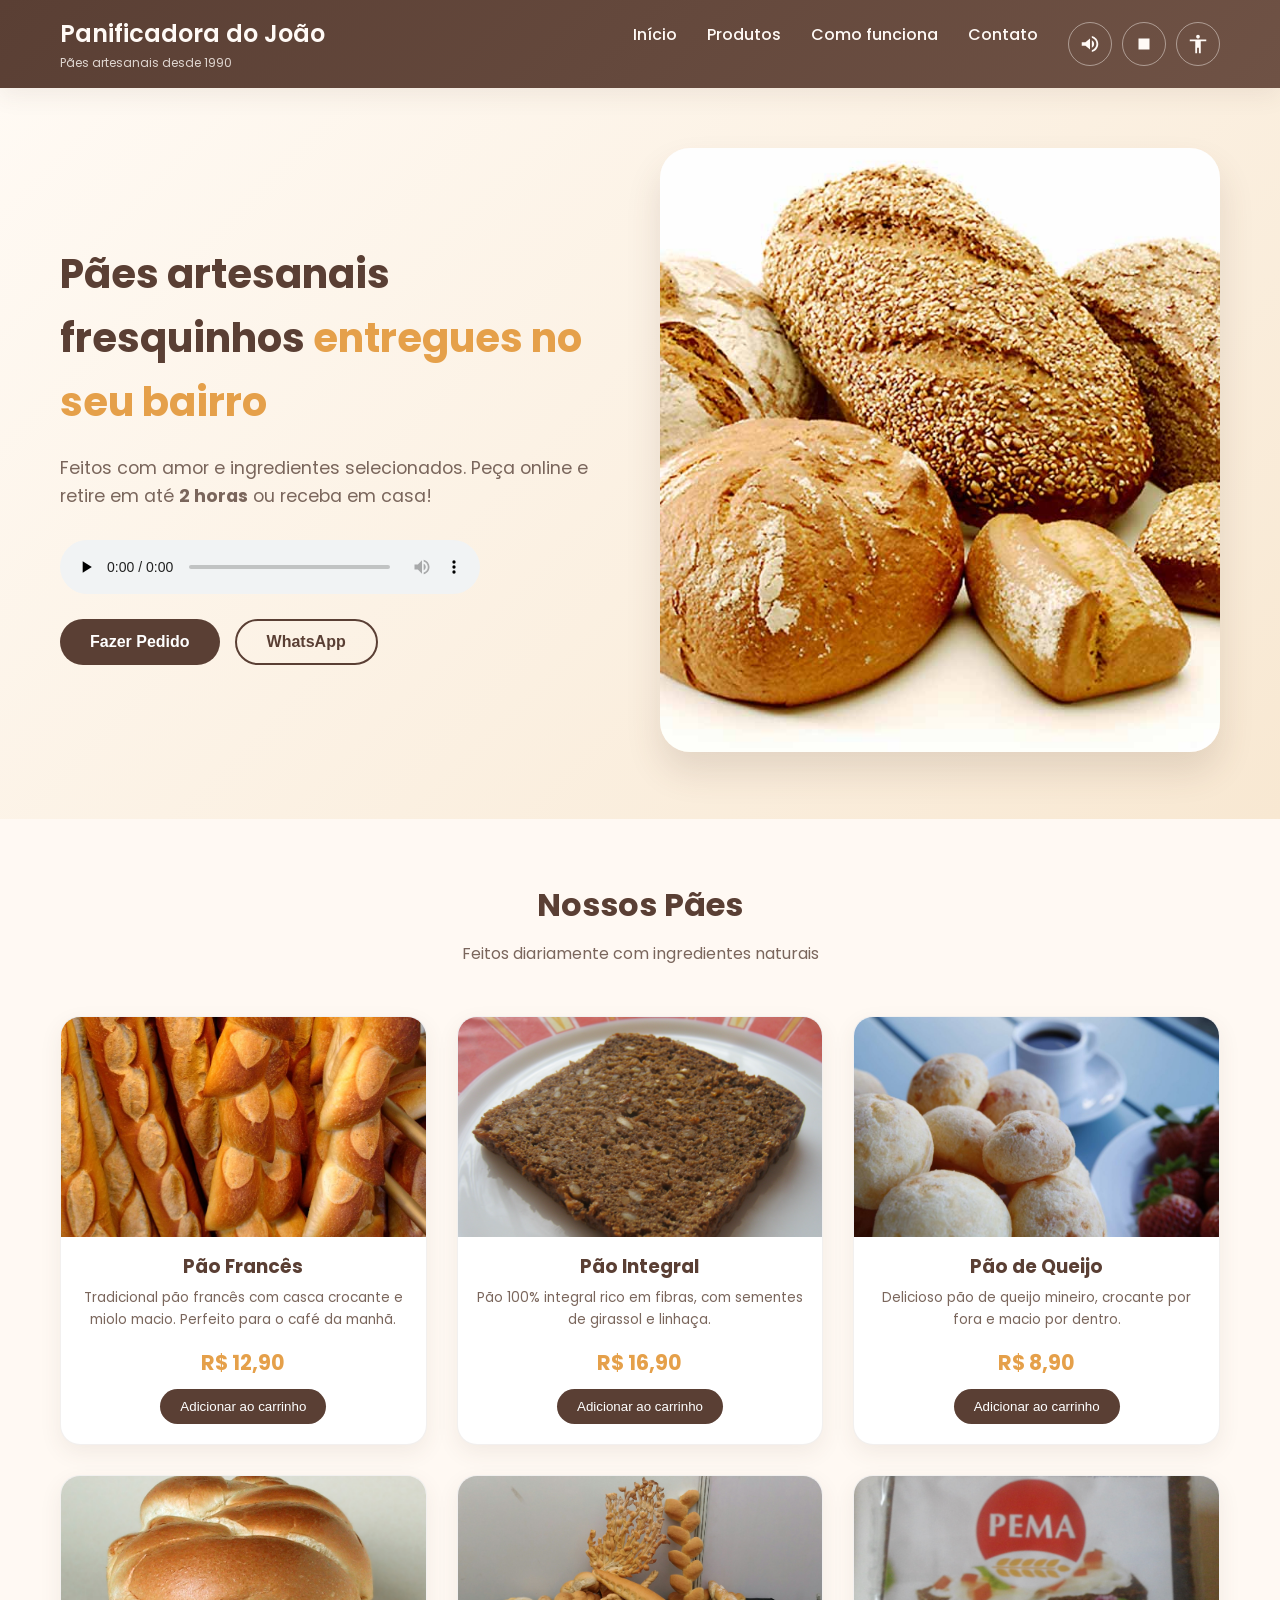
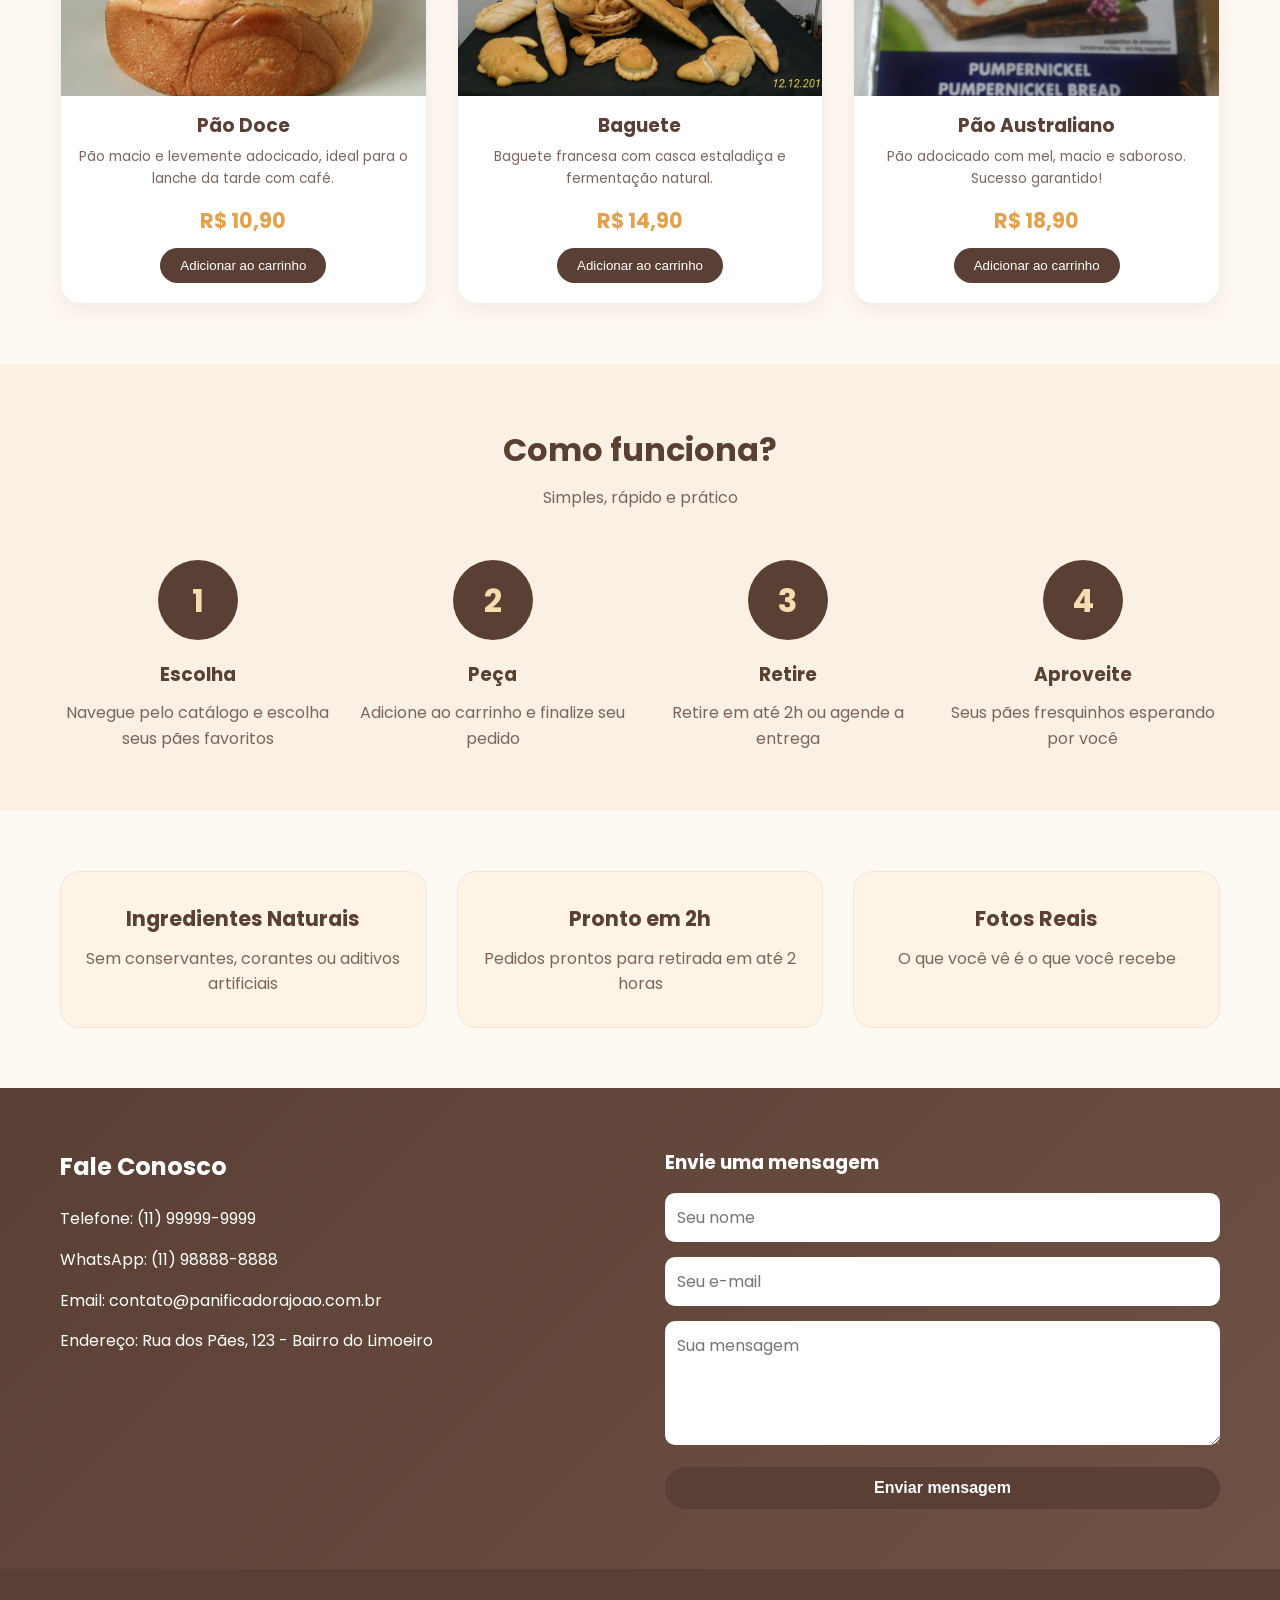
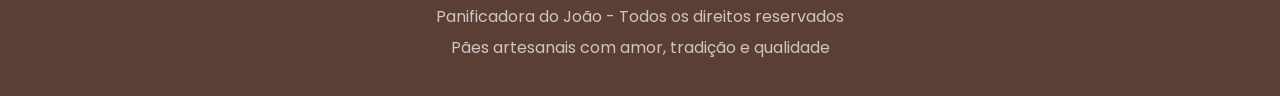
<file: Index.html>
<!DOCTYPE html>
<!-- Documento HTML5 da landing page da Panificadora do João -->
<html lang="pt-BR">
<head>
    <!-- Codificação de caracteres (acentos e cedilha em português) -->
    <meta charset="UTF-8">
    <!-- Viewport: layout responsivo em celulares e tablets -->
    <meta name="viewport" content="width=device-width, initial-scale=1.0, user-scalable=yes">
    <!-- Resumo da página para buscadores (Google, Bing, etc.) -->
    <meta name="description" content="Panificadora do João - Pães artesanais fresquinhos todos os dias. Peça online e retire em até 2 horas!">
    <!-- Texto exibido na aba do navegador -->
    <title>Panificadora do João | Pães Artesanais</title>
    <!-- Folha de estilos principal do projeto -->
    <link rel="stylesheet" href="style.css">
    <!-- Pré-conexão com servidores do Google Fonts (carrega a fonte mais rápido) -->
    <link rel="preconnect" href="https://fonts.googleapis.com">
    <link rel="preconnect" href="https://fonts.gstatic.com" crossorigin>
    <!-- Família tipográfica Poppins (pesos 300 a 700) -->
    <link href="https://fonts.googleapis.com/css2?family=Poppins:wght@300;400;500;600;700&display=swap" rel="stylesheet">
    <script defer src="tts.js"></script>
</head>
<body>

    <!-- ========== CABEÇALHO: marca + menu fixo no topo ========== -->
    <header>
        <!-- Container limita largura e alinha logo com navegação -->
        <div class="container">
            <!-- Bloco da identidade visual (nome e slogan) -->
            <div class="logo">
                <h1>Panificadora do João</h1>
                <p>Pães artesanais desde 1990</p>
            </div>
            <!-- Links âncora para as seções da mesma página -->
            <nav aria-label="Navegação principal">
                <ul>
                    <li><a href="#home">Início</a></li>
                    <li><a href="#produtos">Produtos</a></li>
                    <li><a href="#como-funciona">Como funciona</a></li>
                    <li><a href="#contato">Contato</a></li>
                    <li class="nav-actions">
                        <button
                            id="ttsToggle"
                            class="btn-ghost tts-btn"
                            type="button"
                            aria-pressed="false"
                            aria-label="Ler o conteúdo da página em voz alta"
                            title="Ler em voz alta"
                        >
                            <svg class="tts-icon" xmlns="http://www.w3.org/2000/svg" viewBox="0 0 24 24" width="22" height="22" aria-hidden="true" focusable="false">
                                <!-- Ícone de áudio (alto-falante) -->
                                <path fill="currentColor" d="M3 10v4h4l5 4V6L7 10H3zm13.5 2c0-1.77-1.02-3.29-2.5-4.03v8.05c1.48-.73 2.5-2.25 2.5-4.02zM14 3.23v2.06c2.89.86 5 3.54 5 6.71s-2.11 5.85-5 6.71v2.06c4.01-.91 7-4.49 7-8.77s-2.99-7.86-7-8.77z"/>
                            </svg>
                        </button>
                        <button
                            id="ttsStop"
                            class="btn-ghost tts-btn"
                            type="button"
                            aria-label="Parar leitura em voz alta"
                            title="Parar leitura"
                            hidden
                        >
                            <svg class="tts-icon" xmlns="http://www.w3.org/2000/svg" viewBox="0 0 24 24" width="22" height="22" aria-hidden="true" focusable="false">
                                <!-- Ícone stop -->
                                <path fill="currentColor" d="M6 6h12v12H6z"/>
                            </svg>
                        </button>
                        <!-- Checkbox oculto: o CSS alterna o tema com :has(:checked), sem JavaScript -->
                        <input
                            type="checkbox"
                            id="themeToggle"
                            class="theme-toggle-input visually-hidden"
                            aria-label="Ativar modo acessível (alto contraste)"
                        >
                        <label for="themeToggle" class="btn-ghost theme-toggle-btn" title="Modo acessível (alto contraste)">
                            <svg class="theme-toggle-icon" xmlns="http://www.w3.org/2000/svg" viewBox="0 0 24 24" width="22" height="22" aria-hidden="true" focusable="false">
                                <path fill="currentColor" d="M12 2c1.1 0 2 .9 2 2s-.9 2-2 2-2-.9-2-2 .9-2 2-2zm9 7h-6v13h-2v-6h-2v6H9V9H3V7h18v2z"/>
                            </svg>
                        </label>
                    </li>
                </ul>
            </nav>
        </div>
    </header>

    <!-- ========== CONTEÚDO PRINCIPAL (uma única main por página) ========== -->
    <main>

        <!-- ========== HERO: primeira impressão e chamada para ação ========== -->
        <section id="home" class="hero">
            <div class="container">
                <!-- Coluna esquerda: título, texto e botões -->
                <div class="hero-content">
                    <h2>Pães artesanais fresquinhos <span>entregues no seu bairro</span></h2>
                    <p>Feitos com amor e ingredientes selecionados. Peça online e retire em até <strong>2 horas</strong> ou receba em casa!</p>
                    <div class="hero-audio" aria-label="Áudio de boas-vindas">
                        <audio controls preload="none">
                            <source src="assets/audio/boas-vindas.mp3" type="audio/mpeg">
                            Seu navegador não suporta áudio.
                        </audio>
                    </div>
                    <div class="hero-buttons">
                        <button class="btn-primary" type="button">Fazer Pedido</button>
                        <button class="btn-secondary" type="button">WhatsApp</button>
                    </div>
                </div>
                <!-- Coluna direita: foto principal (arquivo local em assets/) -->
                <div class="hero-image">
                    <img src="assets/produtos/fotos/hero-paes.jpg" alt="Variedade de pães artesanais frescos">
                </div>
            </div>
        </section>

        <!-- ========== PRODUTOS: grade de cards com foto, preço e botão ========== -->
        <section id="produtos" class="produtos">
            <div class="container">
                <!-- Título e subtítulo centralizados da seção -->
                <div class="section-header">
                    <h2>Nossos Pães</h2>
                    <p>Feitos diariamente com ingredientes naturais</p>
                </div>
                <!-- Grid responsivo: cada .produto-card é um item do catálogo -->
                <div class="produtos-grid">

                    <!-- Card 1 — Pão Francês -->
                    <article class="produto-card">
                        <img src="assets/produtos/fotos/pao-frances.jpg" alt="Pão francês artesanal com crosta dourada" width="300" height="200" loading="lazy">
                        <h3>Pão Francês</h3>
                        <p class="descricao">Tradicional pão francês com casca crocante e miolo macio. Perfeito para o café da manhã.</p>
                        <p class="preco">R$ 12,90</p>
                        <button type="button">Adicionar ao carrinho</button>
                    </article>

                    <!-- Card 2 — Pão Integral -->
                    <article class="produto-card">
                        <img src="assets/produtos/fotos/pao-integral.jpg" alt="Pão integral com grãos e sementes" width="300" height="200" loading="lazy">
                        <h3>Pão Integral</h3>
                        <p class="descricao">Pão 100% integral rico em fibras, com sementes de girassol e linhaça.</p>
                        <p class="preco">R$ 16,90</p>
                        <button type="button">Adicionar ao carrinho</button>
                    </article>

                    <!-- Card 3 — Pão de Queijo -->
                    <article class="produto-card">
                        <img src="assets/produtos/fotos/pao-de-queijo.jpg" alt="Pão de queijo assados e dourados" width="300" height="200" loading="lazy">
                        <h3>Pão de Queijo</h3>
                        <p class="descricao">Delicioso pão de queijo mineiro, crocante por fora e macio por dentro.</p>
                        <p class="preco">R$ 8,90</p>
                        <button type="button">Adicionar ao carrinho</button>
                    </article>

                    <!-- Card 4 — Pão Doce -->
                    <article class="produto-card">
                        <img src="assets/produtos/fotos/pao-doce.jpg" alt="Pão doce macio tipo brioche" width="300" height="200" loading="lazy">
                        <h3>Pão Doce</h3>
                        <p class="descricao">Pão macio e levemente adocicado, ideal para o lanche da tarde com café.</p>
                        <p class="preco">R$ 10,90</p>
                        <button type="button">Adicionar ao carrinho</button>
                    </article>

                    <!-- Card 5 — Baguete -->
                    <article class="produto-card">
                        <img src="assets/produtos/fotos/baguete.jpg" alt="Baguete francesa tradicional" width="300" height="200" loading="lazy">
                        <h3>Baguete</h3>
                        <p class="descricao">Baguete francesa com casca estaladiça e fermentação natural.</p>
                        <p class="preco">R$ 14,90</p>
                        <button type="button">Adicionar ao carrinho</button>
                    </article>

                    <!-- Card 6 — Pão Australiano -->
                    <article class="produto-card">
                        <img src="assets/produtos/fotos/pao-australiano.jpg" alt="Pão escuro tipo australiano" width="300" height="200" loading="lazy">
                        <h3>Pão Australiano</h3>
                        <p class="descricao">Pão adocicado com mel, macio e saboroso. Sucesso garantido!</p>
                        <p class="preco">R$ 18,90</p>
                        <button type="button">Adicionar ao carrinho</button>
                    </article>
                </div>
            </div>
        </section>

        <!-- ========== COMO FUNCIONA: fluxo do pedido em 4 passos ========== -->
        <section id="como-funciona" class="como-funciona">
            <div class="container">
                <div class="section-header">
                    <h2>Como funciona?</h2>
                    <p>Simples, rápido e prático</p>
                </div>
                <div class="steps">
                    <!-- Passo 1 -->
                    <div class="step">
                        <div class="step-icon" aria-hidden="true">1</div>
                        <h3>Escolha</h3>
                        <p>Navegue pelo catálogo e escolha seus pães favoritos</p>
                    </div>
                    <!-- Passo 2 -->
                    <div class="step">
                        <div class="step-icon" aria-hidden="true">2</div>
                        <h3>Peça</h3>
                        <p>Adicione ao carrinho e finalize seu pedido</p>
                    </div>
                    <!-- Passo 3 -->
                    <div class="step">
                        <div class="step-icon" aria-hidden="true">3</div>
                        <h3>Retire</h3>
                        <p>Retire em até 2h ou agende a entrega</p>
                    </div>
                    <!-- Passo 4 -->
                    <div class="step">
                        <div class="step-icon" aria-hidden="true">4</div>
                        <h3>Aproveite</h3>
                        <p>Seus pães fresquinhos esperando por você</p>
                    </div>
                </div>
            </div>
        </section>

        <!-- ========== DIFERENCIAIS: três argumentos de venda ========== -->
        <section class="diferenciais" aria-labelledby="diferenciais-titulo">
            <div class="container">
                <!-- Card: ingredientes -->
                <div class="diferencial-card">
                    <h3 id="diferenciais-titulo">Ingredientes Naturais</h3>
                    <p>Sem conservantes, corantes ou aditivos artificiais</p>
                </div>
                <!-- Card: prazo de retirada -->
                <div class="diferencial-card">
                    <h3>Pronto em 2h</h3>
                    <p>Pedidos prontos para retirada em até 2 horas</p>
                </div>
                <!-- Card: transparência nas fotos -->
                <div class="diferencial-card">
                    <h3>Fotos Reais</h3>
                    <p>O que você vê é o que você recebe</p>
                </div>
            </div>
        </section>

        <!-- ========== CONTATO: dados da loja + formulário ========== -->
        <section id="contato" class="contato">
            <div class="container">
                <!-- Lista de telefone, WhatsApp, e-mail e endereço -->
                <div class="contato-info">
                    <h2>Fale Conosco</h2>
                    <p>Telefone: (11) 99999-9999</p>
                    <p>WhatsApp: (11) 98888-8888</p>
                    <p>Email: contato@panificadorajoao.com.br</p>
                    <p>Endereço: Rua dos Pães, 123 - Bairro do Limoeiro</p>
                </div>
                <!-- Formulário estático (envio real pode ser feito depois com JS ou backend) -->
                <div class="contato-form">
                    <h3>Envie uma mensagem</h3>
                    <form id="formContato" action="#" method="post">
                        <label class="visually-hidden" for="nomeContato">Seu nome</label>
                        <input type="text" placeholder="Seu nome" id="nomeContato" name="nome" autocomplete="name" required>
                        <label class="visually-hidden" for="emailContato">Seu e-mail</label>
                        <input type="email" placeholder="Seu e-mail" id="emailContato" name="email" autocomplete="email" required>
                        <label class="visually-hidden" for="mensagemContato">Sua mensagem</label>
                        <textarea placeholder="Sua mensagem" id="mensagemContato" name="mensagem" rows="4" required></textarea>
                        <button type="submit" class="btn-primary">Enviar mensagem</button>
                    </form>
                </div>
            </div>
        </section>
    </main>

    <!-- ========== RODAPÉ: copyright e frase de marca ========== -->
    <footer>
        <div class="container">
            <p>Panificadora do João - Todos os direitos reservados</p>
            <p>Pães artesanais com amor, tradição e qualidade</p>
        </div>
    </footer>

</body>
</html>
</file>
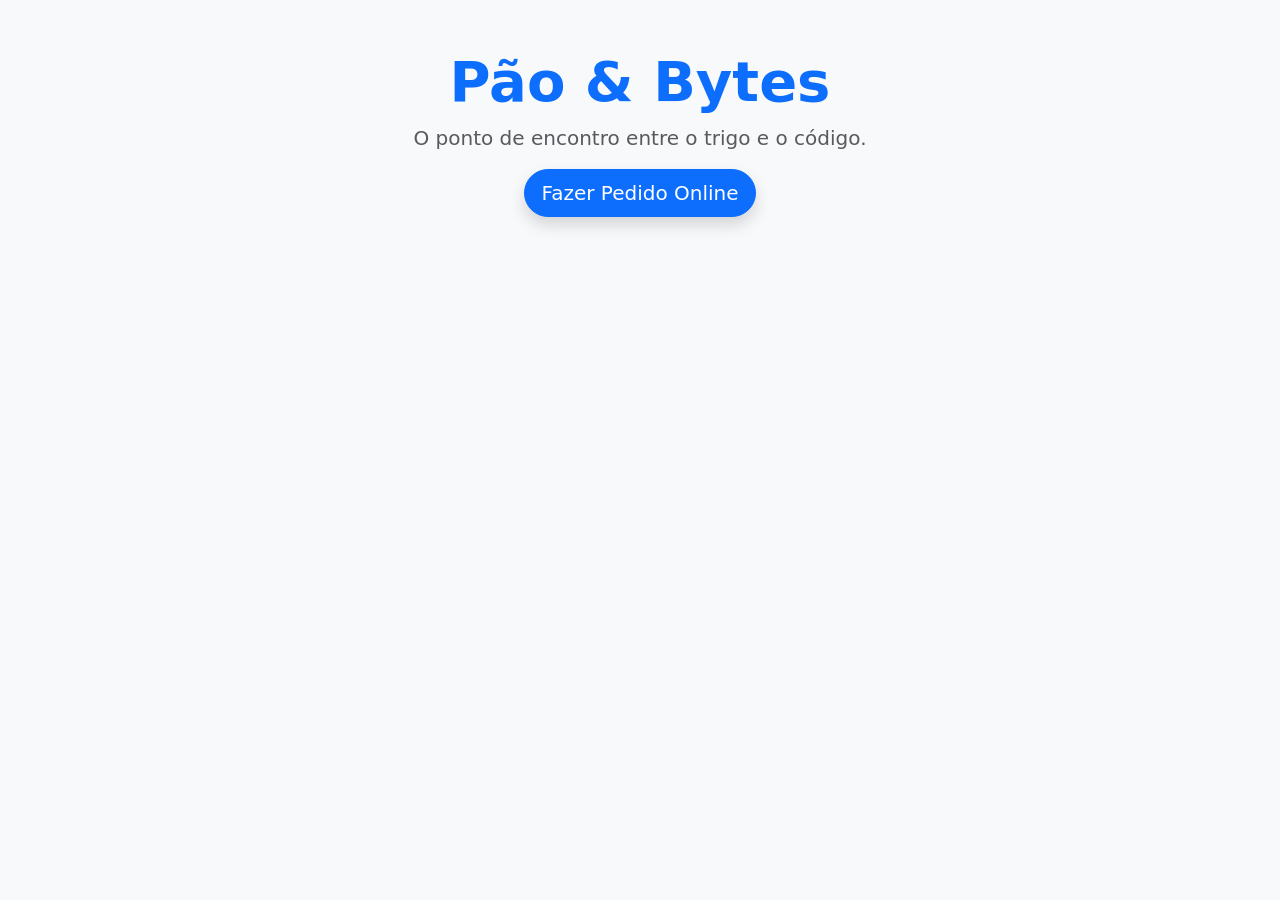
<file: PRATICA-1.html>
<!--  PRÁTICA 1 -->

<!-- Crie o arquivo 'index.html' no VS Code e cole o código abaixo: -->
<!DOCTYPE html>
<html lang="pt-BR">

<head>
    <meta charset="UTF-8">
    <meta name="viewport" content="width=device-width, initial-scale=1.0">
    <title>Pão & Bytes - Padaria Artesanal</title> <!--  Importando o CSS do Bootstrap via CDN -->
    <link href="https://cdn.jsdelivr.net/npm/bootstrap@5.3.8/dist/css/bootstrap.min.css" rel="stylesheet" integrity="sha384-sRIl4kxILFvY47J16cr9ZwB07vP4J8+LH7qKQnuqkuIAvNWLzeN8tE5YBujZqJLB" crossorigin="anonymous">
</head>

<body class="bg-light"> <!-- bg-light deixa o fundo cinza claro elegante -->
    <!--  Container centraliza e organiza o conteúdo na tela -->
    <div class="container text-center my-5"> <!-- text-primary: azul Senac | display-4: título gigante -->
        <h1 class="display-4 text-primary fw-bold"> Pão & Bytes</h1>
        <p class="lead text-muted">O ponto de encontro entre o trigo e o código.</p>
        <!-- btn-primary: botão azul Senac | rounded-pill: arredondado -->
        <a href="#cardapio" class="btn btn-primary btn-lg rounded-pill shadow">Fazer Pedido Online</a>
    </div> <!-- 🔌 Importando o JS do Bootstrap para interatividades -->
    <script src="https://cdn.jsdelivr.net/npm/bootstrap@5.3.8/dist/js/bootstrap.bundle.min.js" crossorigin="anonymous"></script>
</body>

</html>
</file>
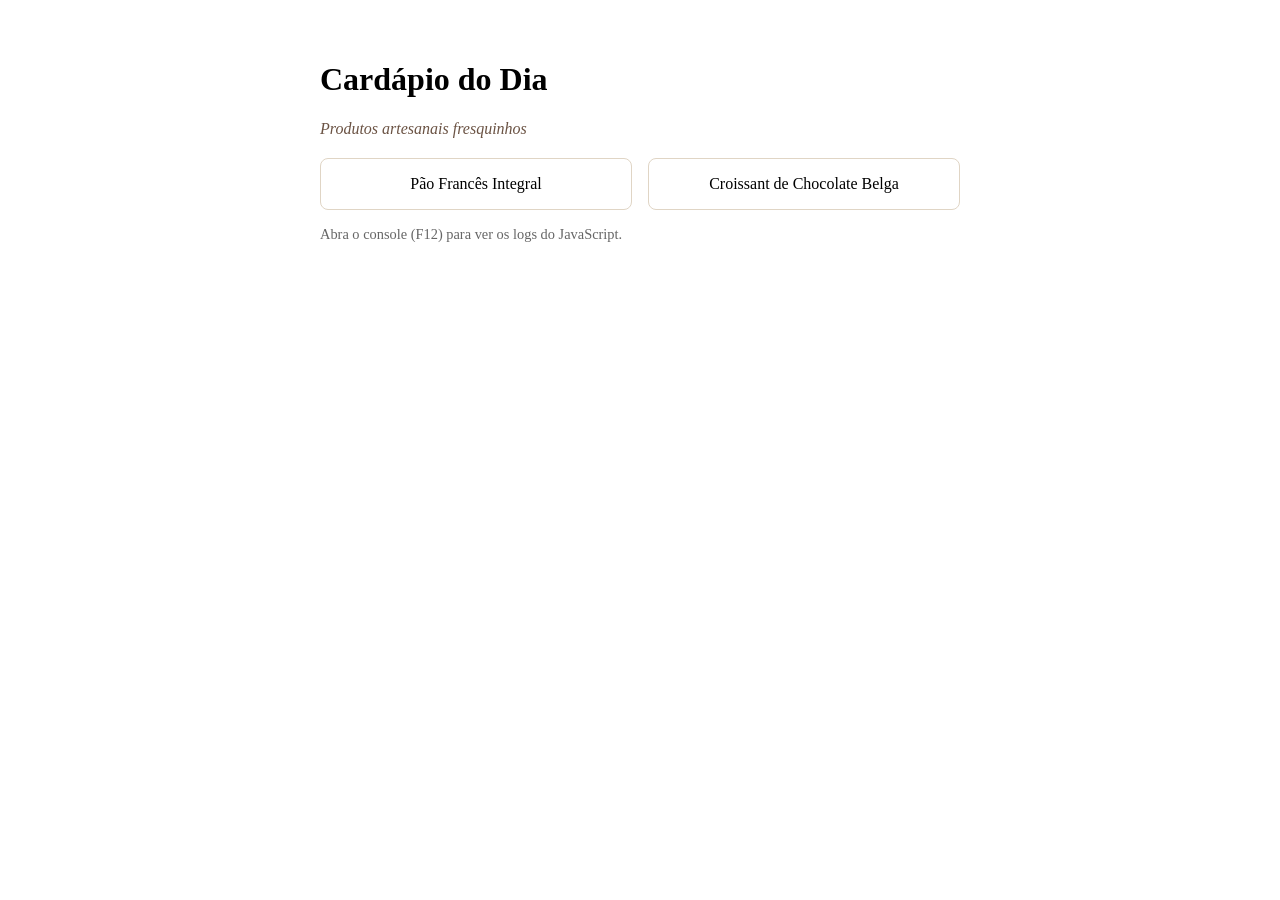
<file: pratica2.html>
<!-- ============================================================
     PRÁTICA 2 — Estrutura HTML e seletores JavaScript
     querySelector, querySelectorAll e console.log
     ============================================================ -->

<!DOCTYPE html>
<html lang="pt-BR">

<head>
    <meta charset="UTF-8">
    <meta name="viewport" content="width=device-width, initial-scale=1.0">
    <title>Prática 2 — Cardápio e Seletores</title>
    <link rel="stylesheet" href="pratica2.css">
</head>

<body class="pratica2" style="padding: 2rem; font-family: Georgia, serif;">

    <!-- main: conteúdo principal semântico -->
    <main class="container" style="max-width: 40rem; margin: 0 auto;">
        <!-- id sem acento: evita problemas em URLs e teclados -->
        <h1 id="tituloCardapio">Cardápio do Dia</h1>
        <!-- classe "destaque" lida por querySelector(".destaque") -->
        <p class="destaque">Produtos artesanais fresquinhos</p>
        <!-- section agrupa os produtos -->
        <section>
            <!-- article.card-produto: cada item do cardápio -->
            <article class="card-produto">Pão Francês Integral</article>
            <article class="card-produto">Croissant de Chocolate Belga</article>
            
        </section>
        <p style="margin-top: 1rem; font-size: 0.9rem; color: #666;">
            Abra o console (F12) para ver os logs do JavaScript.
        </p>
    </main>

    <script src="pratica2.js"></script>
</body>

</html>
</file>
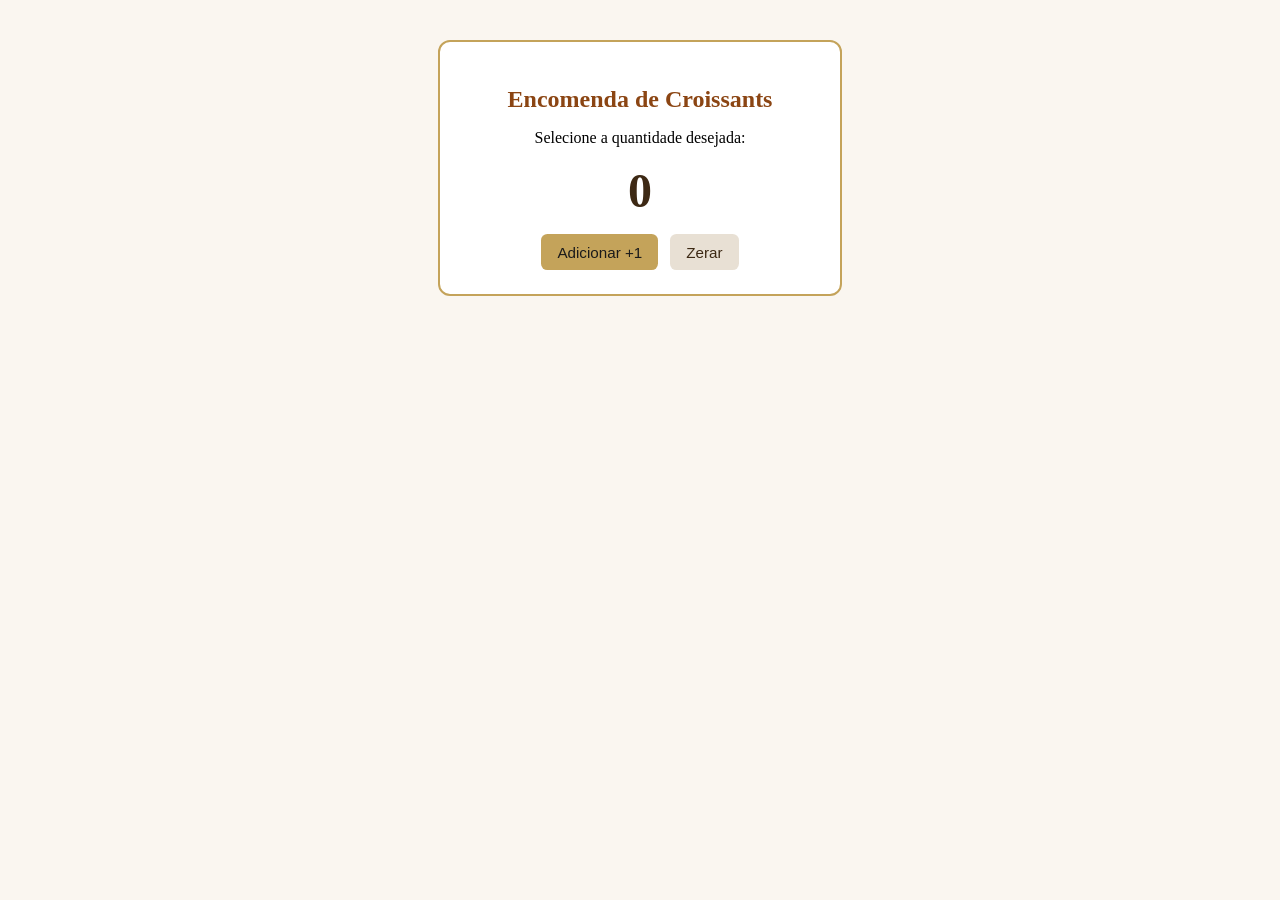
<file: pratica3.html>
<!-- ============================================================
     PRÁTICA 3 — Painel de contador (CSS puro + JavaScript)
     Incrementa e zera quantidade na tela
     ============================================================ -->

<!DOCTYPE html>
<html lang="pt-BR">

<head>
    <meta charset="UTF-8">
    <meta name="viewport" content="width=device-width, initial-scale=1.0">
    <title>Prática 3 — Contador de Croissants</title>
    <link rel="stylesheet" href="pratica3.css">
</head>

<body class="pratica3" style="padding: 2rem; background: #faf6f0;">

    <!-- section.painel-contador: card do contador estilizado no CSS -->
    <section class="painel-contador">
        <h2>Encomenda de Croissants</h2>
        <p>Selecione a quantidade desejada:</p>
        <!-- role="status" + aria-live: leitores de tela anunciam mudanças -->
        <div id="displayContador" class="numero-display" role="status" aria-live="polite">0</div>
        <div>
            <!-- id btnAdicionar: soma +1 no JS -->
            <button type="button" id="btnAdicionar" class="btn-acao">Adicionar +1</button>
            <!-- id btnZerar: zera o contador no JS -->
            <button type="button" id="btnZerar" class="btn-acao btn-limpar">Zerar</button>
        </div>
    </section>

    <script src="pratica3.js"></script>
</body>

</html>
</file>
<file: style.css>
/* =============================================================================
   PANIFICADORA DO JOÃO — Folha de estilos principal

   Paleta (aconchegante e “de panificadora”):
   - Marrom chocolate (estrutura: header/footer/botões)
   - Creme de pão (fundo)
   - Caramelo/mel (destaques e preços)
   - Cinza quente (textos secundários)
   ============================================================================= */

/* =============================================================================
   VARIÁVEIS DE COR — ajuste aqui para mudar o site todo
   ============================================================================= */
:root {
    --bg: #fff9f3;              /* creme quente (fundo geral) */
    --surface: #ffffff;         /* cards e formulários */
    --surface-warm: #fff4e6;    /* destaques suaves */
    --text: #3a2c26;            /* marrom suave (legível, não “pesado”) */
    --muted: #7a665c;           /* texto secundário acolhedor */
    --brand-900: #5a3f34;       /* cacau quente (header/footer) */
    --brand-800: #6f5245;       /* marrom claro para gradientes */
    --accent: #e5a04a;          /* mel dourado (destaques) */
    --accent-hover: #f0b35c;    /* hover mais claro */
    --accent-soft: #f6ddb0;     /* realces e foco */
    --hero-from: #fffaf4;
    --hero-to: #f8e8d2;
    --section-warm: #faf0e3;    /* fundo “Como funciona” */
    --border-subtle: rgba(90, 63, 52, 0.08);
    --shadow: rgba(90, 63, 52, 0.08);
    --shadow-strong: rgba(90, 63, 52, 0.14);
    --on-brand: #fffaf6;        /* texto sobre marrom */
}

/* =============================================================================
   TEMA ACESSÍVEL — alto contraste (sem JS: checkbox #themeToggle + :has)
   ============================================================================= */
:root:has(#themeToggle:checked) {
    --bg: #ffffff;
    --surface: #ffffff;
    --surface-warm: #ffffff;
    --text: #0b0b0c;
    --muted: #222327;
    --brand-900: #0b0b0c;
    --brand-800: #121317;
    /* Azul é geralmente mais seguro para diferentes tipos de daltonismo */
    --accent: #0b5fff;
    --accent-soft: #bcd7ff;
    --shadow: rgba(0, 0, 0, 0.18);
    --shadow-strong: rgba(0, 0, 0, 0.26);
}

/* --- Reset global: remove espaços padrão do navegador --- */
* {
    margin: 0;
    padding: 0;
    box-sizing: border-box; /* padding e border entram na largura total */
}

/* --- Corpo da página: tipografia e cor de fundo geral --- */
body {
    font-family: 'Poppins', sans-serif;
    line-height: 1.6;
    color: var(--text);
    background-color: var(--bg);
}

/* --- Rótulos só para leitores de tela (acessibilidade do formulário) --- */
.visually-hidden {
    position: absolute;
    width: 1px;
    height: 1px;
    padding: 0;
    margin: -1px;
    overflow: hidden;
    clip: rect(0, 0, 0, 0);
    white-space: nowrap;
    border: 0;
}

/* =============================================================================
   CONTAINER — largura máxima e margens laterais em todas as seções
   ============================================================================= */
.container {
    max-width: 1200px;
    margin: 0 auto;
    padding: 0 20px;
}

/* =============================================================================
   CABEÇALHO (header) — barra fixa no topo ao rolar
   ============================================================================= */
header {
    background: linear-gradient(135deg, var(--brand-900) 0%, var(--brand-800) 100%);
    color: var(--on-brand);
    padding: 15px 0;
    position: sticky;
    top: 0;
    z-index: 1000;
    box-shadow: 0 8px 22px var(--shadow);
}

/* Flex: logo à esquerda, menu à direita */
header .container {
    display: flex;
    justify-content: space-between;
    align-items: center;
    flex-wrap: wrap;
}

/* Nome da padaria no cabeçalho */
.logo h1 {
    font-size: 1.5rem;
    font-weight: 600;
}

/* Slogan abaixo do nome */
.logo p {
    font-size: 0.75rem;
    opacity: 0.8;
}

/* =============================================================================
   NAVEGAÇÃO — links do menu principal
   ============================================================================= */
nav ul {
    display: flex;
    list-style: none;
    gap: 30px;
}

.nav-actions {
    display: flex;
    align-items: center;
    gap: 10px;
}

nav ul li a {
    color: var(--on-brand);
    text-decoration: none;
    font-weight: 500;
    transition: color 0.3s;
}

nav ul li a:hover {
    color: var(--accent-soft);
}

/* Botão do tema no header (simples e discreto) */
.btn-ghost {
    background: transparent;
    color: var(--on-brand);
    border: 1px solid rgba(255, 250, 246, 0.45);
    padding: 9px 14px;
    border-radius: 999px;
    font: inherit;
    font-size: 0.9rem;
    font-weight: 600;
    cursor: pointer;
    transition: background 0.2s, border-color 0.2s, transform 0.2s;
}

/* Apenas ícone: área de toque maior e centro alinhado */
.theme-toggle-btn {
    display: inline-flex;
    align-items: center;
    justify-content: center;
    padding: 10px;
    min-width: 44px;
    min-height: 44px;
}

.theme-toggle-icon {
    display: block;
}

.tts-btn {
    display: inline-flex;
    align-items: center;
    justify-content: center;
    padding: 10px;
    min-width: 44px;
    min-height: 44px;
}

.tts-icon {
    display: block;
}

.theme-toggle-input:checked + .theme-toggle-btn {
    background: rgba(255, 255, 255, 0.18);
    border-color: #fff;
}

/* O input fica “invisível”; então desenhamos o foco no label (botão) */
.theme-toggle-input:focus-visible + .theme-toggle-btn {
    outline: 3px solid var(--accent-soft);
    outline-offset: 3px;
}

.btn-ghost[disabled] {
    opacity: 0.55;
    cursor: not-allowed;
}

/* Player de áudio no hero */
.hero-audio {
    margin: 12px 0 18px;
}

.hero-audio audio {
    width: min(420px, 100%);
}

.btn-ghost:hover {
    background: rgba(255, 255, 255, 0.12);
    border-color: rgba(255, 255, 255, 0.8);
    transform: translateY(-1px);
}

.btn-ghost:focus-visible,
nav ul li a:focus-visible,
button:focus-visible,
input:focus-visible,
textarea:focus-visible {
    outline: 3px solid var(--accent-soft);
    outline-offset: 3px;
}

/* No tema acessível, dá mais “borda” e evita depender só de cor */
:root:has(#themeToggle:checked) .produto-card,
:root:has(#themeToggle:checked) .diferencial-card {
    border: 2px solid #0b0b0c;
    box-shadow: none;
}

:root:has(#themeToggle:checked) .hero {
    background: #ffffff;
}

:root:has(#themeToggle:checked) header {
    background: #0b0b0c;
}

:root:has(#themeToggle:checked) nav ul li a,
:root:has(#themeToggle:checked) .btn-ghost {
    color: #ffffff;
}

/* =============================================================================
   HERO — seção inicial (#home)
   ============================================================================= */
.hero {
    padding: 60px 0;
    background: linear-gradient(135deg, var(--hero-from) 0%, var(--hero-to) 100%);
}

/* Duas colunas: texto + imagem */
.hero .container {
    display: flex;
    align-items: center;
    justify-content: space-between;
    gap: 40px;
    flex-wrap: wrap;
}

.hero-content {
    flex: 1;
    min-width: 280px;
}

.hero-content h2 {
    font-size: 2.5rem;
    margin-bottom: 20px;
    color: var(--brand-900);
}

/* Parte destacada do título (cor mais clara) */
.hero-content h2 span {
    color: var(--accent);
}

.hero-content p {
    font-size: 1.1rem;
    margin-bottom: 30px;
    color: var(--muted);
}

.hero-buttons {
    display: flex;
    gap: 15px;
    flex-wrap: wrap;
}

/* Coluna da imagem principal */
.hero-image {
    flex: 1;
    text-align: center;
    min-width: 280px;
}

.hero-image img {
    max-width: 100%;
    height: auto;
    border-radius: 30px;
    box-shadow: 0 20px 35px var(--shadow-strong);
}

/* =============================================================================
   BOTÕES — classes reutilizadas no hero e no formulário
   ============================================================================= */
.btn-primary {
    background: var(--brand-900);
    color: #fff;
    padding: 12px 30px;
    border: none;
    border-radius: 50px;
    font-size: 1rem;
    font-weight: 600;
    cursor: pointer;
    transition: all 0.3s;
}

.btn-primary:hover {
    background: var(--accent-hover);
    transform: scale(1.02);
}

.btn-secondary {
    background: transparent;
    color: var(--brand-900);
    padding: 12px 30px;
    border: 2px solid var(--brand-900);
    border-radius: 50px;
    font-size: 1rem;
    font-weight: 600;
    cursor: pointer;
    transition: all 0.3s;
}

.btn-secondary:hover {
    background: var(--brand-900);
    color: #fff;
}

/* =============================================================================
   PRODUTOS — catálogo em grade (#produtos)
   ============================================================================= */
.produtos {
    padding: 60px 0;
}

/* Título centralizado reutilizado em várias seções */
.section-header {
    text-align: center;
    margin-bottom: 50px;
}

.section-header h2 {
    font-size: 2rem;
    color: var(--brand-900);
    margin-bottom: 10px;
}

.section-header p {
    color: var(--muted);
}

/* Grid: colunas automáticas conforme largura da tela */
.produtos-grid {
    display: grid;
    grid-template-columns: repeat(auto-fit, minmax(280px, 1fr));
    gap: 30px;
}

/* Card de um produto */
.produto-card {
    background: var(--surface);
    border-radius: 20px;
    overflow: hidden;
    box-shadow: 0 8px 22px var(--shadow);
    transition: all 0.3s;
    text-align: center;
    padding-bottom: 20px;
    border: 1px solid var(--border-subtle);
}

.produto-card:hover {
    transform: translateY(-8px);
    box-shadow: 0 18px 42px var(--shadow-strong);
}

/* Fotos locais em assets/produtos/fotos/ */
.produto-card img {
    width: 100%;
    height: 220px;
    object-fit: cover;
    display: block;
}

.produto-card h3 {
    margin: 15px 0 5px;
    color: var(--brand-900);
}

.produto-card .preco {
    font-size: 1.3rem;
    font-weight: 700;
    color: var(--accent);
    margin: 10px 0;
}

.produto-card .descricao {
    font-size: 0.85rem;
    color: var(--muted);
    padding: 0 15px;
    margin-bottom: 15px;
}

.produto-card button {
    background: var(--brand-900);
    color: #fff;
    border: none;
    padding: 10px 20px;
    border-radius: 50px;
    cursor: pointer;
    font-weight: 500;
    transition: all 0.3s;
}

.produto-card button:hover {
    background: var(--accent-hover);
}

/* =============================================================================
   COMO FUNCIONA — passos numerados (#como-funciona)
   ============================================================================= */
.como-funciona {
    background: var(--section-warm);
    padding: 60px 0;
}

.steps {
    display: flex;
    justify-content: space-between;
    gap: 20px;
    flex-wrap: wrap;
}

.step {
    flex: 1;
    text-align: center;
    min-width: 200px;
}

/* Círculo com número do passo */
.step-icon {
    width: 80px;
    height: 80px;
    background: var(--brand-900);
    border-radius: 50%;
    display: flex;
    align-items: center;
    justify-content: center;
    margin: 0 auto 20px;
    color: var(--accent-soft);
    font-size: 2rem;
    font-weight: bold;
}

.step h3 {
    margin-bottom: 10px;
    color: var(--brand-900);
}

.step p {
    color: var(--muted);
}

/* =============================================================================
   DIFERENCIAIS — três cards em linha
   ============================================================================= */
.diferenciais {
    padding: 60px 0;
    background: var(--bg);
}

.diferenciais .container {
    display: flex;
    justify-content: space-between;
    gap: 30px;
    flex-wrap: wrap;
}

.diferencial-card {
    flex: 1;
    text-align: center;
    padding: 30px 20px;
    background: var(--surface-warm);
    border-radius: 20px;
    transition: all 0.3s;
    min-width: 200px;
    border: 1px solid var(--border-subtle);
}

.diferencial-card:hover {
    transform: scale(1.02);
    box-shadow: 0 12px 34px var(--shadow-strong);
}

.diferencial-card h3 {
    color: var(--brand-900);
    margin-bottom: 10px;
    font-size: 1.3rem;
}

.diferencial-card p {
    color: var(--muted);
}

/* =============================================================================
   CONTATO — fundo escuro, duas colunas (#contato)
   ============================================================================= */
.contato {
    padding: 60px 0;
    background: linear-gradient(135deg, var(--brand-900) 0%, var(--brand-800) 100%);
    color: #fff;
}

.contato .container {
    display: flex;
    gap: 50px;
    flex-wrap: wrap;
}

.contato-info,
.contato-form {
    flex: 1;
    min-width: 280px;
}

.contato-info h2 {
    margin-bottom: 20px;
}

.contato-info p {
    margin-bottom: 15px;
}

.contato-form h3 {
    margin-bottom: 15px;
}

/* Inputs e textarea do formulário */
.contato-form input,
.contato-form textarea {
    width: 100%;
    padding: 12px;
    margin-bottom: 15px;
    border: none;
    border-radius: 10px;
    font-family: inherit;
    font-size: 1rem;
    background: #fff;
    color: var(--text);
}

.contato-form button {
    width: 100%;
}

/* =============================================================================
   RODAPÉ (footer)
   ============================================================================= */
footer {
    background: var(--brand-900);
    color: #fff;
    text-align: center;
    padding: 30px 0;
}

footer p {
    margin: 5px 0;
    opacity: 0.7;
}

/* =============================================================================
   RESPONSIVIDADE — ajustes para tablet e celular
   ============================================================================= */

/* Até 768px: layout em coluna em várias seções */
@media (max-width: 768px) {
    .hero-content h2 {
        font-size: 1.8rem;
    }

    .hero-buttons {
        justify-content: center;
    }

    .hero .container {
        flex-direction: column;
        text-align: center;
    }

    .steps {
        flex-direction: column;
        align-items: center;
    }

    .diferenciais .container {
        flex-direction: column;
        align-items: center;
    }

    .contato .container {
        flex-direction: column;
    }

    /* Menu pode quebrar linha abaixo do logo */
    nav ul {
        gap: 15px;
        flex-wrap: wrap;
        justify-content: center;
    }
}

/* Até 480px: tipografia e grade mais compactas */
@media (max-width: 480px) {
    .logo h1 {
        font-size: 1.2rem;
    }

    .hero-content h2 {
        font-size: 1.4rem;
    }

    .btn-primary,
    .btn-secondary {
        padding: 10px 20px;
        font-size: 0.9rem;
    }

    .produtos-grid {
        grid-template-columns: 1fr;
    }
}
</file>
<file: pratica2.css>
/* ============================================================
   PRÁTICA 2 — Cardápio e seletores (estilos dos cards)
   ============================================================ */

/* Parágrafo com classe "destaque" usada pelo querySelector */
.pratica2 .destaque {
    font-style: italic; /* destaque visual em itálico */
    color: #6b5344; /* tom mais suave */
    margin-bottom: 1.25rem; /* espaço antes da grade de produtos */
}

/* Grade responsiva: produtos lado a lado em telas largas */
.pratica2 section {
    display: grid; /* layout em grade */
    grid-template-columns: repeat(auto-fit, minmax(14rem, 1fr)); /* colunas flexíveis */
    gap: 1rem; /* espaço entre cards */
}

/* Cada artigo de produto (classe card-produto) */
.pratica2 .card-produto {
    background: #fff; /* fundo branco do card */
    border: 1px solid #e0d5c5; /* borda suave */
    border-radius: 0.5rem; /* cantos arredondados */
    padding: 1rem; /* espaço interno */
    text-align: center; /* texto centralizado */
    transition: transform 0.2s ease, box-shadow 0.2s ease; /* animação no hover */
}

/* Hover: eleva levemente o card */
.pratica2 .card-produto:hover {
    transform: translateY(-3px);
    box-shadow: 0 4px 12px rgba(0, 0, 0, 0.08);
}
</file>
<file: pratica3.css>
/* ============================================================
   PRÁTICA 3 — Painel contador (CSS puro)
   ============================================================ */

/* Container do painel de encomenda */
.pratica3 .painel-contador {
    max-width: 22rem; /* largura máxima do painel */
    margin: 0 auto; /* centraliza horizontalmente */
    padding: 1.5rem; /* espaço interno */
    background: #fff; /* fundo do card */
    border: 2px solid #c4a35a; /* borda dourada */
    border-radius: 0.75rem; /* cantos arredondados */
    text-align: center; /* alinha texto e número ao centro */
}

/* Título da seção */
.pratica3 .painel-contador h2 {
    color: #8b4513;
    margin-bottom: 0.5rem;
}

/* Display numérico grande */
.pratica3 .numero-display {
    font-size: 3rem; /* número em destaque */
    font-weight: bold; /* negrito */
    color: #3d2914;
    margin: 1rem 0; /* espaço acima e abaixo */
    user-select: none; /* evita seleção acidental ao clicar */
}

/* Área dos botões em linha */
.pratica3 .painel-contador > div:last-child {
    display: flex; /* botões lado a lado */
    gap: 0.75rem; /* espaço entre botões */
    justify-content: center; /* centraliza o par de botões */
    flex-wrap: wrap; /* quebra linha em telas estreitas */
}

/* Estilo base dos botões de ação */
.pratica3 .btn-acao {
    padding: 0.6rem 1rem;
    border: none;
    border-radius: 0.4rem;
    cursor: pointer;
    font-size: 0.95rem;
    background-color: #c4a35a;
    color: #1a1a1a;
}

/* Botão secundário “Zerar” */
.pratica3 .btn-limpar {
    background-color: #e8e0d4;
    color: #3d2914;
}

/* Hover nos botões */
.pratica3 .btn-acao:hover {
    filter: brightness(0.95);
}
</file>
